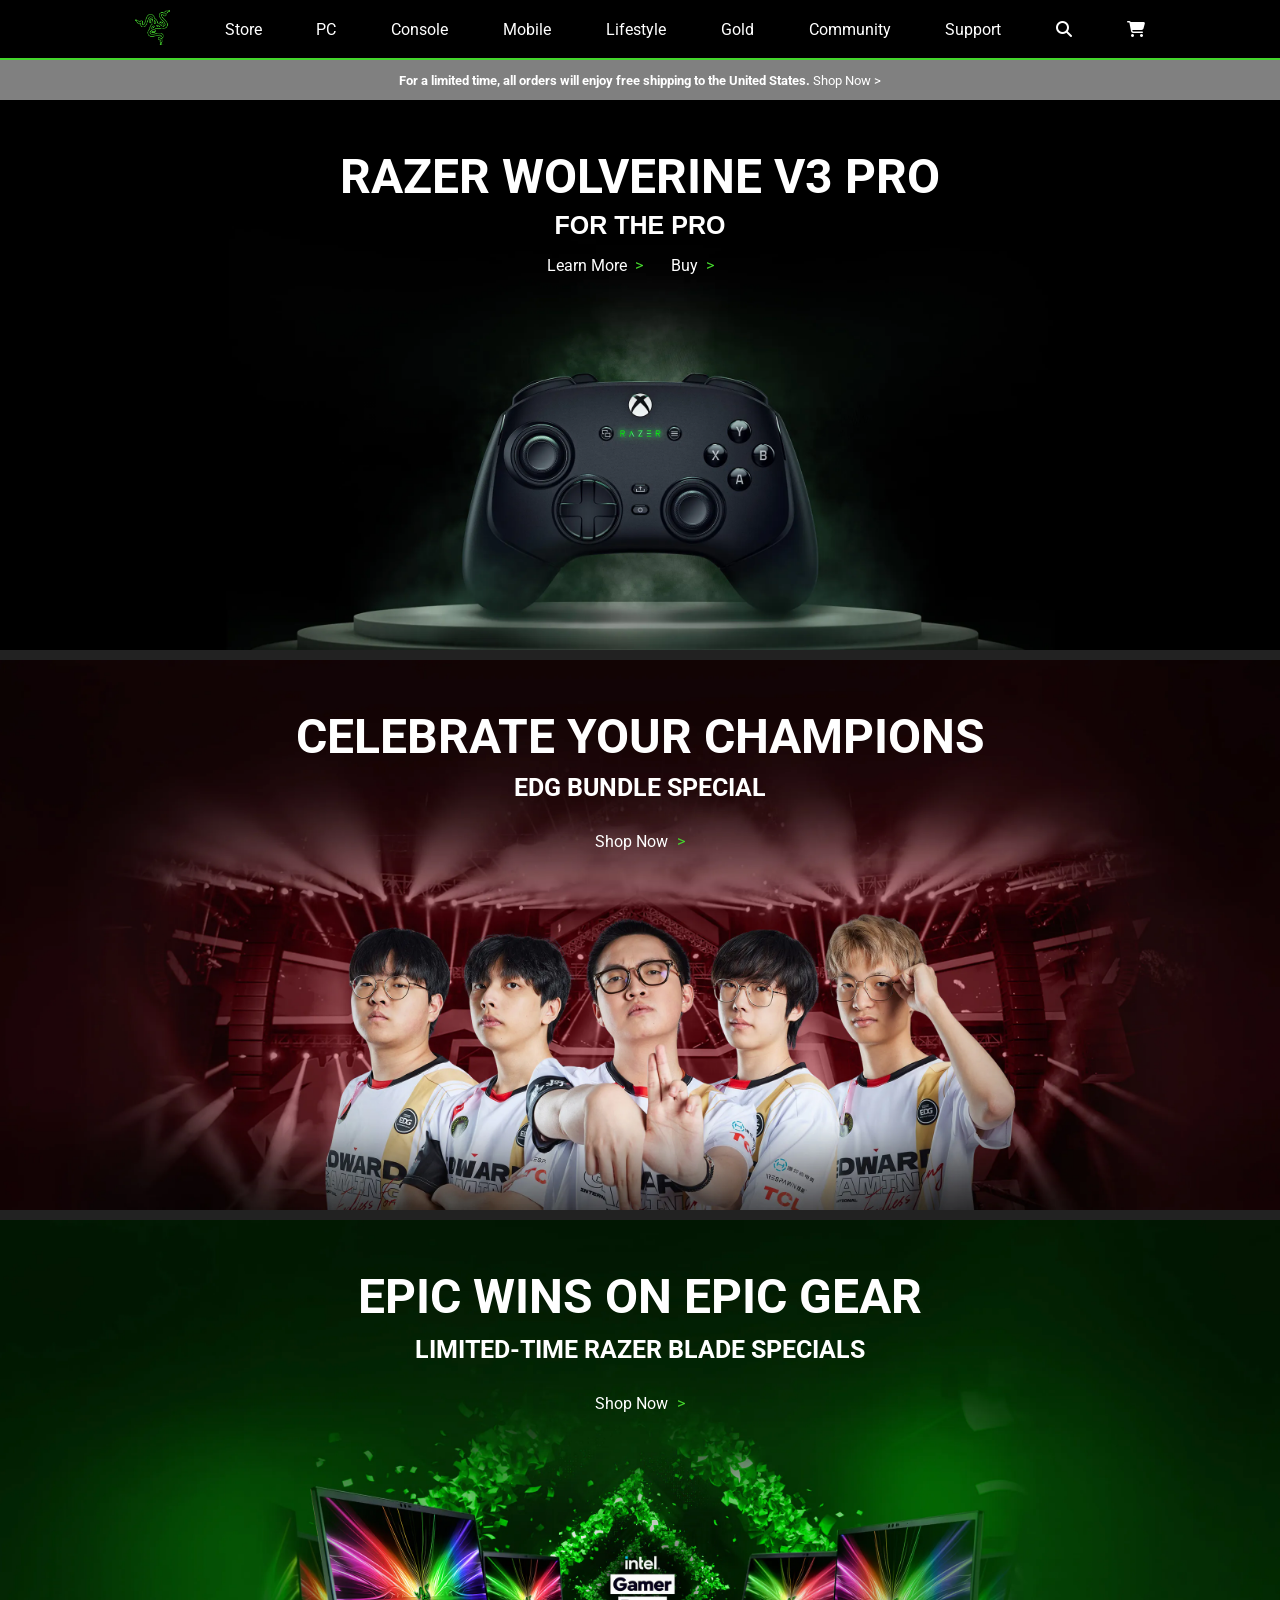
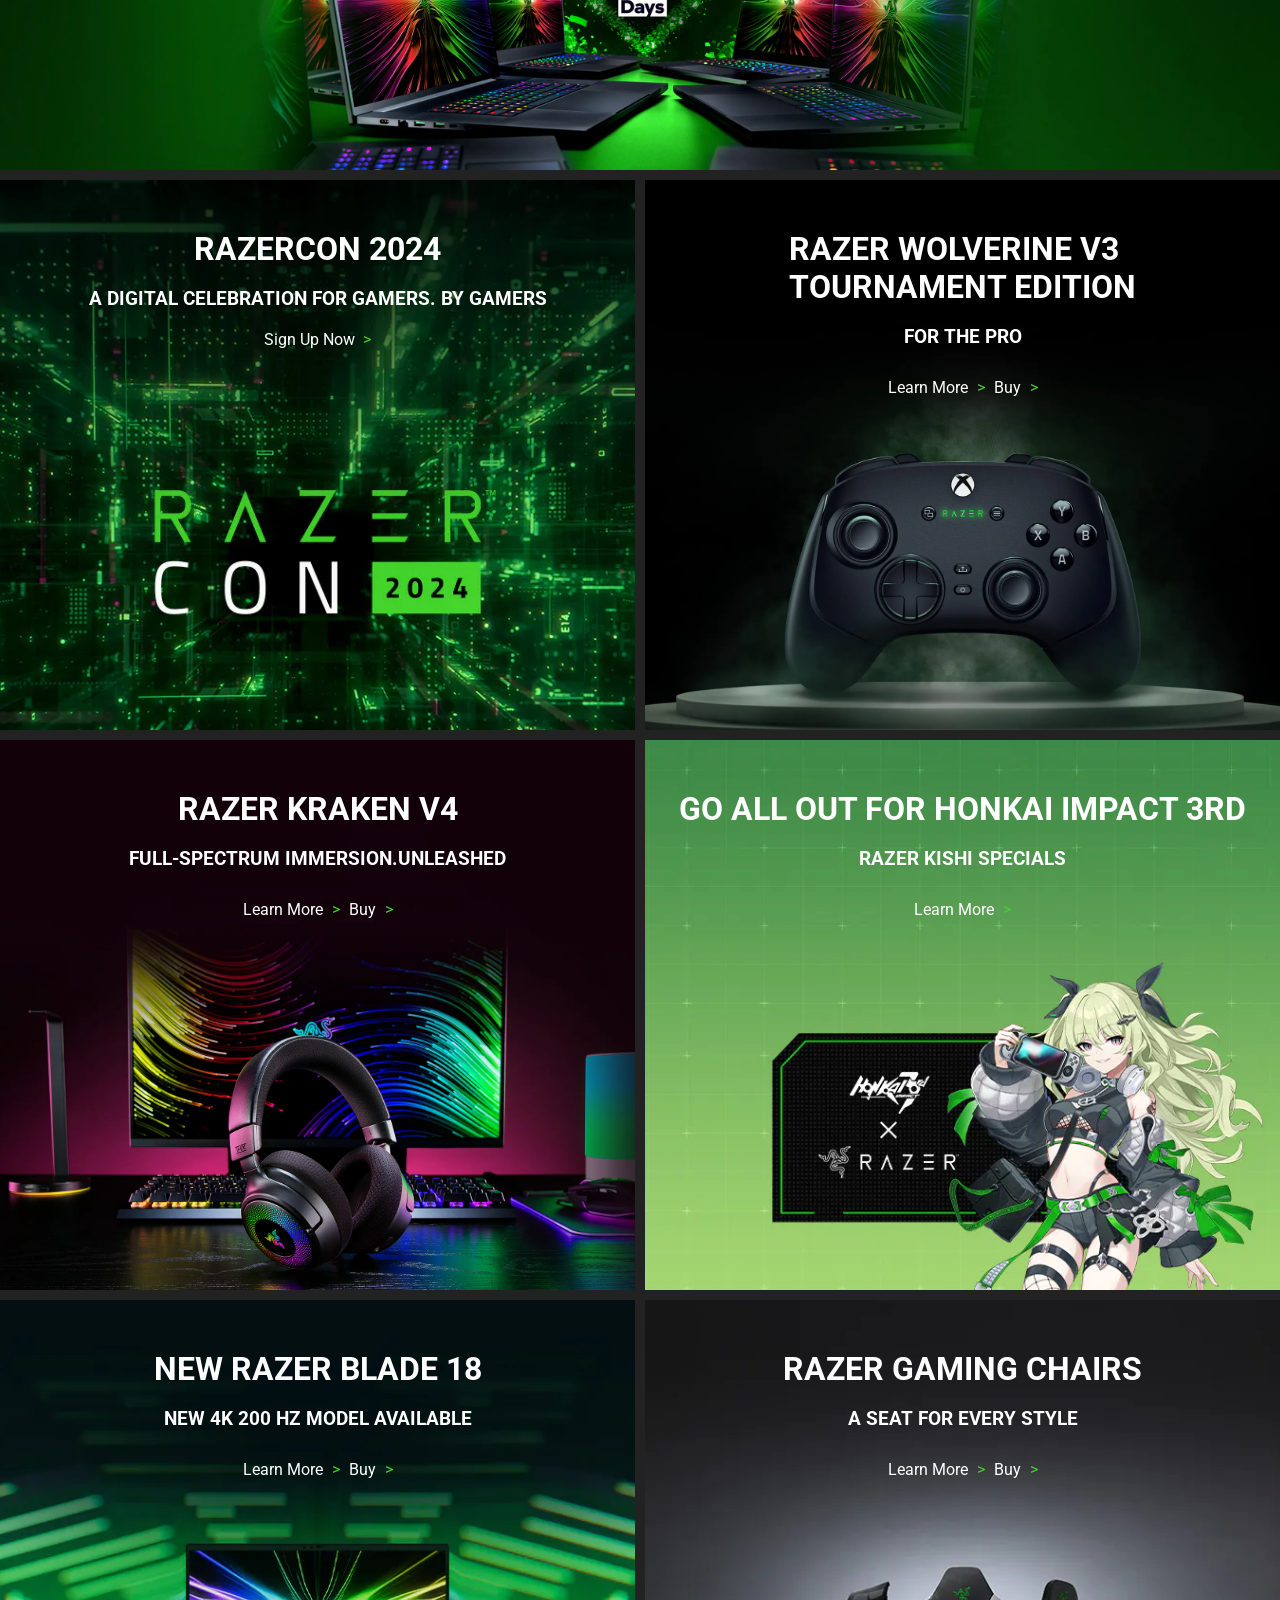
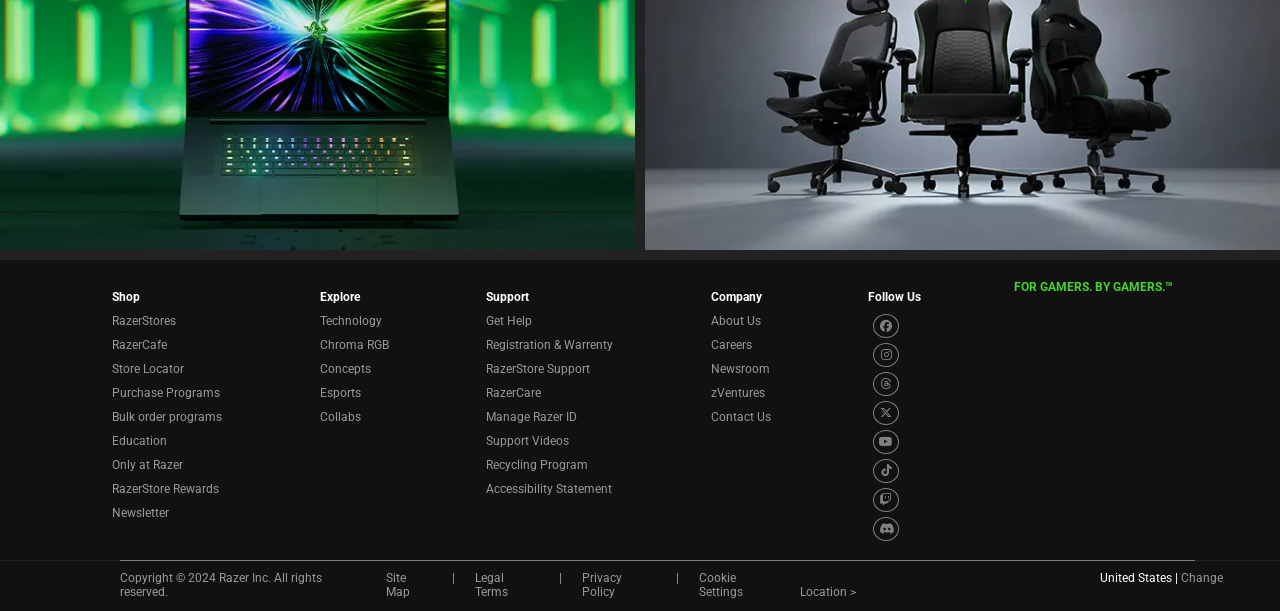
<file: index.html>
<!DOCTYPE html>
<html lang="en">
<head>
    <meta charset="UTF-8">
    <meta name="viewport" content="width=device-width, initial-scale=1.0">
    <title>Razer United States | For Gamers. By Gamers.</title>
    <link rel="stylesheet" href="style.css">
    <link rel="icon" href="icon.png">
    <link rel="stylesheet" href="https://cdnjs.cloudflare.com/ajax/libs/font-awesome/6.5.0/css/all.min.css">
    <link rel="preconnect" href="https://fonts.googleapis.com">

    <link href="https://fonts.googleapis.com/css2?family=Roboto:ital,wght@0,100;0,300;0,400;0,500;0,700;0,900;1,100;1,300;1,400;1,500;1,700;1,900&display=swap" rel="stylesheet">
  </head>
<body>
    
  <!-- Navbar -->

    <div class="nav">
        <ul class="navul">
          <li ><a href=""><img src="icon.png" alt="" /></a></li>
          <li class="navli"><a href="">Store</a></li>
          <li class="navli"><a href="">PC</a></li>
          <li class="navli"><a href="">Console</a></li>
          <li class="navli"><a href="">Mobile</a></li>
          <li class="navli"><a href="">Lifestyle</a></li>
          <li class="navli"><a href="">Gold</a></li>
          <li class="navli"><a href="">Community</a></li>
          <li class="navli"><a href="">Support</a></li>
          <li class="navli"> <a href=""><i class="fa-solid fa-magnifying-glass"></i></a></i></li>
          <li class="navli"><a href=""><i class="fa-solid fa-cart-shopping"></i></a></i></i></li>
        </ul>
       
      </div>

      <!-- navbar ends -->

      <!-- content sections -->
      <div class="text">
        <h4>For a limited time, all orders will enjoy free shipping to the United States. </h4><span><a href="">  Shop Now ></a></span>

      </div>

     

      <div class="Hero">
        
        <h1 >RAZER WOLVERINE V3 PRO</h1>
        <h3>FOR THE PRO</h3>
        
        <div class="two-link">
            <a href="">Learn More</a><span class="arrow" >></span>
            <a href="">Buy</a><span class="arrow">></span>
        </div>

      </div>

    

      <div class="Hero-two">
        <h1 >CELEBRATE YOUR CHAMPIONS</h1>
        <h3>EDG BUNDLE SPECIAL</h3>
       
        <div class="two-link-B">
            <a href="">Shop Now</a><span class="arrow" >></span>
            
        </div>

      </div>

      <div class="Hero-three">
        <h1 >EPIC WINS ON EPIC GEAR</h1>
        <h3>LIMITED-TIME RAZER BLADE SPECIALS </h3>
       
        <div class="two-link-B">
            <a href="">Shop Now</a><span class="arrow" >></span>
            
        </div>

      </div>

      <div class="Hero-four">

        <div class="Hero-four-A">
            <h1 >RAZERCON 2024</h1>
            <h3>A DIGITAL CELEBRATION FOR GAMERS. BY GAMERS</h3>
           
              <div class="two-link-A">
                <a href="">Sign Up Now</a><span class="arrow" >></span>
                
              </div> 
              
    
        </div>

        <div class="Hero-four-B">
          <h1 >RAZER WOLVERINE V3 <br> TOURNAMENT EDITION</h1>
          <h3>FOR THE PRO</h3>
         
          <div class="two-link-B">
              <a href="">Learn More</a><span class="arrow" >></span>
              <a href="">Buy</a><span class="arrow">></span>
          </div>

      </div>

    </div>

   <div class="Hero-five">

    <div class="Hero-five-A">
      <h1 >RAZER KRAKEN V4</h1>
      <h3>FULL-SPECTRUM IMMERSION.UNLEASHED</h3>
     
      <div class="two-link-B">
          <a href="">Learn More</a><span class="arrow" >></span>
          <a href="">Buy</a><span class="arrow">></span>
      </div>
    </div>


    <div class="Hero-five-B">
      <h1 >GO ALL OUT FOR HONKAI IMPACT 3RD</h1>
      <h3>RAZER KISHI SPECIALS</h3>
     
      <div class="two-link-B">
          <a href="">Learn More</a><span class="arrow" >></span>
      </div>
    </div>

   </div>

   <div class="Hero-six">

    <div class="Hero-six-A">
      <h1>NEW RAZER BLADE 18</h1>
      <h3>NEW 4K 200 HZ MODEL AVAILABLE</h3>
     
      <div class="two-link-B">
          <a href="">Learn More</a><span class="arrow" >></span>
          <a href="">Buy</a><span class="arrow">></span>
      </div>
    </div>


    <div class="Hero-six-B">
      <h1 >RAZER GAMING CHAIRS</h1>
      <h3>A SEAT FOR EVERY STYLE</h3>
     
      <div class="two-link-B">
          <a href="">Learn More</a><span class="arrow" >></span>
          <a href="">Buy</a><span class="arrow">></span>
      </div>
    </div>

   </div>

   <!-- content sections ends-->

   <!-- footer -->
    <div class="footer-main">

      <div class="foot-one">

        <h5>Shop</h5>

        <ul>

          <a href="#"> <li>RazerStores</li></a>
          <a href="#"> <li>RazerCafe</li></a>
          <a href="#"> <li>Store Locator</li></a>
          <a href="#"> <li>Purchase Programs</li></a>
          <a href="#"> <li>Bulk order programs</li></a>
          <a href="#"> <li>Education</li></a>
          <a href="#"> <li>Only at Razer</li></a>
          <a href="#"> <li>RazerStore Rewards</li></a>
          <a href="#"> <li>Newsletter</li></a>

        </ul>

      </div>

      <div class="foot-one">

        <h5>Explore</h5>

        <ul>

          <a href="#"> <li>Technology</li></a>
          <a href="#"> <li>Chroma RGB</li></a>
          <a href="#"> <li>Concepts</li></a>
          <a href="#"> <li>Esports</li></a>
          <a href="#"> <li>Collabs</li></a>

        </ul>

      </div>

      <div class="foot-one">

        <h5>Support</h5>

        <ul>
          <a href="#"> <li>Get Help</li></a>
          <a href="#"> <li>Registration & Warrenty</li></a>
          <a href="#"> <li>RazerStore Support</li></a>
          <a href="#"> <li>RazerCare</li></a>
          <a href="#"> <li>Manage Razer ID</li></a>
          <a href="#"> <li>Support Videos</li></a>
          <a href="#"> <li>Recycling Program</li></a>
          <a href="#"> <li>Accessibility Statement</li></a>
          

        </ul>

      </div>

      <div class="foot-one">

        <h5>Company</h5>

        <ul>

         <a href="#"> <li>About Us</li></a>
         <a href="#"> <li>Careers</li></a>
         <a href="#"> <li>Newsroom</li></a>
         <a href="#"> <li>zVentures</li></a>
         <a href="#"> <li>Contact Us</li></a>
          
        </ul>

      </div>

      <div class="foot-one">

        <h5>Follow Us</h5>

        <ul class="footul">

          <li><a href=""><i class="fa-brands fa-facebook"></i></a></i></li>
          <li><a href=""><i class="fa-brands fa-instagram"></a></i></li>
          <li><a href=""><i class="fa-brands fa-threads"></i></a></i></li>
          <li><a href=""><i class="fa-brands fa-x-twitter"></i></a></i></li>
          <li><a href=""><i class="fa-brands fa-youtube"></i></a></i></li>
          <li><a href=""><i class="fa-brands fa-tiktok"></i></a></i></li>
          <li><a href=""><i class="fa-brands fa-twitch"></i></a></i></li>
          <li><a href=""><i class="fa-brands fa-discord"></i></a></i></li>

        </ul>

        
        
      </div>

     
      <div class="foottext">
        <h4>FOR GAMERS. BY GAMERS.™</h4>
          
      </div>


    </div>

    <div class="footer-line">
      
    </div>

   

    <div class="footlast">
      <span class="txt">Copyright © 2024 Razer Inc. All rights reserved.</span>
      <a href=""><span>Site Map</span></a>
      <span>|</span>
      <a href=""><span>Legal Terms</span></a>
      <span>|</span>
      <a href=""><span>Privacy Policy</span></a>
      <span>|</span>
      <a href=""><span>Cookie Settings</span></a>

      <div>
        <span class="country">United States | </span><span><a href="">Change Location ></a></span>
      </div>
    </div>

    <!-- footer ends -->

</body>
</html>
</file>
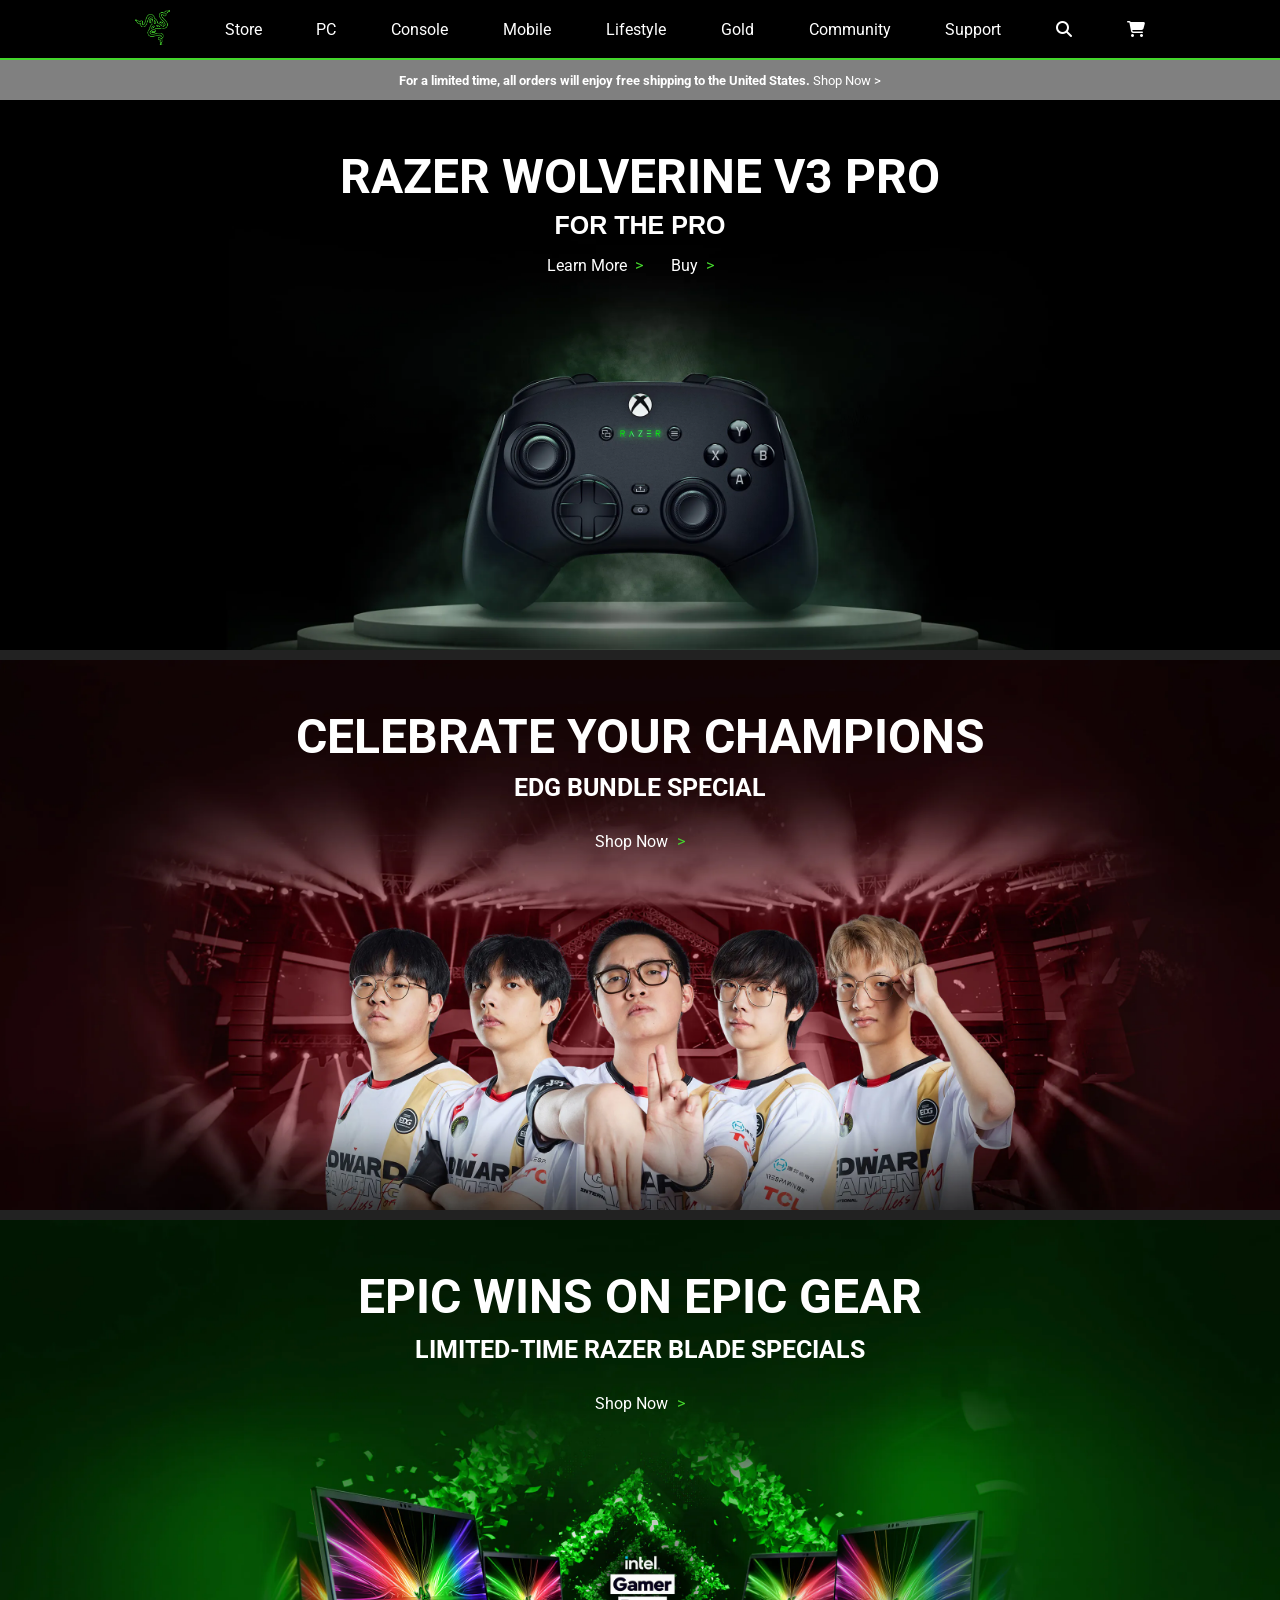
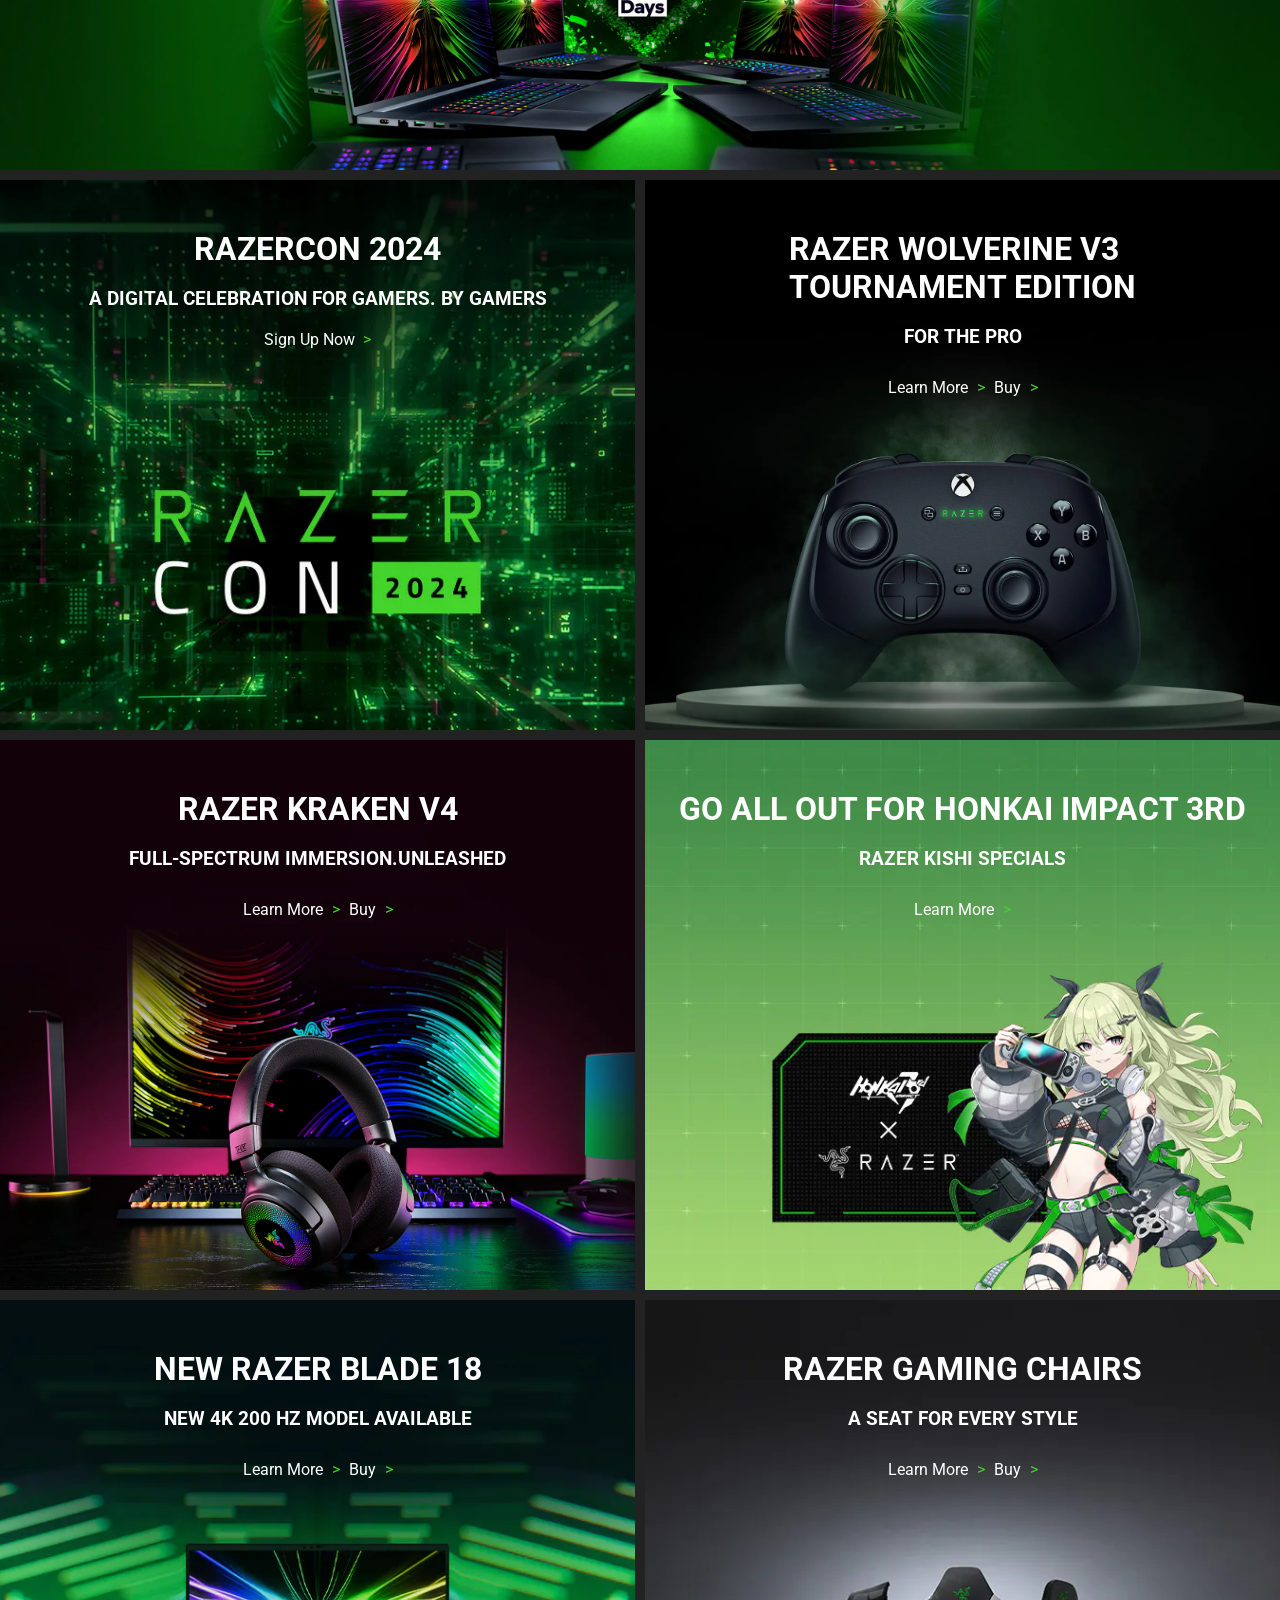
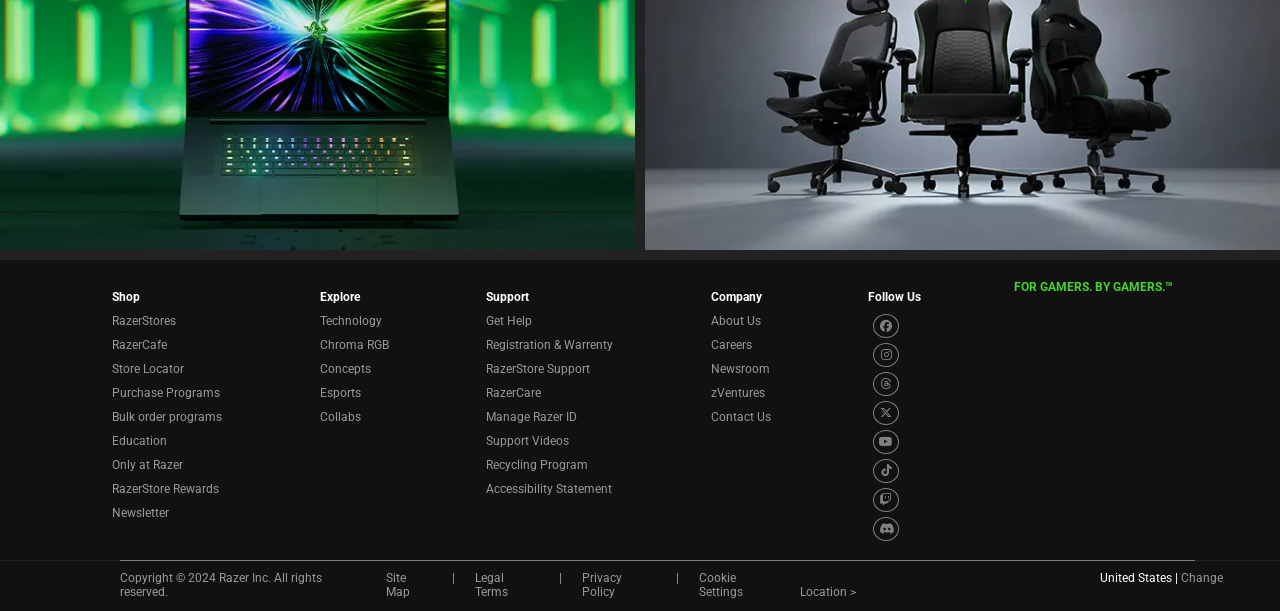
<file: main.html>
<!DOCTYPE html>
<html lang="en">
<head>
    <meta charset="UTF-8">
    <meta name="viewport" content="width=device-width, initial-scale=1.0">
    <title>Razer United States | For Gamers. By Gamers.</title>
    <link rel="stylesheet" href="style.css">
    <link rel="icon" href="icon.png">
    <link rel="stylesheet" href="https://cdnjs.cloudflare.com/ajax/libs/font-awesome/6.5.0/css/all.min.css">
    <link rel="preconnect" href="https://fonts.googleapis.com">

    <link href="https://fonts.googleapis.com/css2?family=Roboto:ital,wght@0,100;0,300;0,400;0,500;0,700;0,900;1,100;1,300;1,400;1,500;1,700;1,900&display=swap" rel="stylesheet">
  </head>
<body>
    
  

    <div class="nav">
        <ul class="navul">
          <li ><a href=""><img src="icon.png" alt="" /></a></li>
          <li class="navli"><a href="">Store</a></li>
          <li class="navli"><a href="">PC</a></li>
          <li class="navli"><a href="">Console</a></li>
          <li class="navli"><a href="">Mobile</a></li>
          <li class="navli"><a href="">Lifestyle</a></li>
          <li class="navli"><a href="">Gold</a></li>
          <li class="navli"><a href="">Community</a></li>
          <li class="navli"><a href="">Support</a></li>
          <li class="navli"> <a href=""><i class="fa-solid fa-magnifying-glass"></i></a></i></li>
          <li class="navli"><a href=""><i class="fa-solid fa-cart-shopping"></i></a></i></i></li>
        </ul>
       
      </div>

      <div class="text">
        <h4>For a limited time, all orders will enjoy free shipping to the United States. </h4><span><a href="">  Shop Now ></a></span>

      </div>

      <div class="Hero">
        <h1 >RAZER WOLVERINE V3 PRO</h1>
        <h3>FOR THE PRO</h3>
       
        <div class="two-link">
            <a href="">Learn More</a><span class="arrow" >></span>
            <a href="">Buy</a><span class="arrow">></span>
        </div>

      </div>

      <div class="Hero-two">
        <h1 >CELEBRATE YOUR CHAMPIONS</h1>
        <h3>EDG BUNDLE SPECIAL</h3>
       
        <div class="two-link-B">
            <a href="">Shop Now</a><span class="arrow" >></span>
            
        </div>

      </div>

      <div class="Hero-three">
        <h1 >EPIC WINS ON EPIC GEAR</h1>
        <h3>LIMITED-TIME RAZER BLADE SPECIALS </h3>
       
        <div class="two-link-B">
            <a href="">Shop Now</a><span class="arrow" >></span>
            
        </div>

      </div>

      <div class="Hero-four">

        <div class="Hero-four-A">
            <h1 >RAZERCON 2024</h1>
            <h3>A DIGITAL CELEBRATION FOR GAMERS. BY GAMERS</h3>
           
              <div class="two-link-A">
                <a href="">Sign Up Now</a><span class="arrow" >></span>
                
              </div> 
              
    
        </div>

        <div class="Hero-four-B">
          <h1 >RAZER WOLVERINE V3 <br> TOURNAMENT EDITION</h1>
          <h3>FOR THE PRO</h3>
         
          <div class="two-link-B">
              <a href="">Learn More</a><span class="arrow" >></span>
              <a href="">Buy</a><span class="arrow">></span>
          </div>

      </div>

    </div>

   <div class="Hero-five">

    <div class="Hero-five-A">
      <h1 >RAZER KRAKEN V4</h1>
      <h3>FULL-SPECTRUM IMMERSION.UNLEASHED</h3>
     
      <div class="two-link-B">
          <a href="">Learn More</a><span class="arrow" >></span>
          <a href="">Buy</a><span class="arrow">></span>
      </div>
    </div>


    <div class="Hero-five-B">
      <h1 >GO ALL OUT FOR HONKAI IMPACT 3RD</h1>
      <h3>RAZER KISHI SPECIALS</h3>
     
      <div class="two-link-B">
          <a href="">Learn More</a><span class="arrow" >></span>
      </div>
    </div>

   </div>

   <div class="Hero-six">

    <div class="Hero-six-A">
      <h1>NEW RAZER BLADE 18</h1>
      <h3>NEW 4K 200 HZ MODEL AVAILABLE</h3>
     
      <div class="two-link-B">
          <a href="">Learn More</a><span class="arrow" >></span>
          <a href="">Buy</a><span class="arrow">></span>
      </div>
    </div>


    <div class="Hero-six-B">
      <h1 >RAZER GAMING CHAIRS</h1>
      <h3>A SEAT FOR EVERY STYLE</h3>
     
      <div class="two-link-B">
          <a href="">Learn More</a><span class="arrow" >></span>
          <a href="">Buy</a><span class="arrow">></span>
      </div>
    </div>

   </div>

   <!-- footer -->
    <div class="footer-main">

      <div class="foot-one">

        <h5>Shop</h5>

        <ul>

          <a href="#"> <li>RazerStores</li></a>
          <a href="#"> <li>RazerCafe</li></a>
          <a href="#"> <li>Store Locator</li></a>
          <a href="#"> <li>Purchase Programs</li></a>
          <a href="#"> <li>Bulk order programs</li></a>
          <a href="#"> <li>Education</li></a>
          <a href="#"> <li>Only at Razer</li></a>
          <a href="#"> <li>RazerStore Rewards</li></a>
          <a href="#"> <li>Newsletter</li></a>

        </ul>

      </div>

      <div class="foot-one">

        <h5>Explore</h5>

        <ul>

          <a href="#"> <li>Technology</li></a>
          <a href="#"> <li>Chroma RGB</li></a>
          <a href="#"> <li>Concepts</li></a>
          <a href="#"> <li>Esports</li></a>
          <a href="#"> <li>Collabs</li></a>

        </ul>

      </div>

      <div class="foot-one">

        <h5>Support</h5>

        <ul>
          <a href="#"> <li>Get Help</li></a>
          <a href="#"> <li>Registration & Warrenty</li></a>
          <a href="#"> <li>RazerStore Support</li></a>
          <a href="#"> <li>RazerCare</li></a>
          <a href="#"> <li>Manage Razer ID</li></a>
          <a href="#"> <li>Support Videos</li></a>
          <a href="#"> <li>Recycling Program</li></a>
          <a href="#"> <li>Accessibility Statement</li></a>
          

        </ul>

      </div>

      <div class="foot-one">

        <h5>Company</h5>

        <ul>

         <a href="#"> <li>About Us</li></a>
         <a href="#"> <li>Careers</li></a>
         <a href="#"> <li>Newsroom</li></a>
         <a href="#"> <li>zVentures</li></a>
         <a href="#"> <li>Contact Us</li></a>
          
        </ul>

      </div>

      <div class="foot-one">

        <h5>Follow Us</h5>

        <ul class="footul">

          <li><a href=""><i class="fa-brands fa-facebook"></i></a></i></li>
          <li><a href=""><i class="fa-brands fa-instagram"></a></i></li>
          <li><a href=""><i class="fa-brands fa-threads"></i></a></i></li>
          <li><a href=""><i class="fa-brands fa-x-twitter"></i></a></i></li>
          <li><a href=""><i class="fa-brands fa-youtube"></i></a></i></li>
          <li><a href=""><i class="fa-brands fa-tiktok"></i></a></i></li>
          <li><a href=""><i class="fa-brands fa-twitch"></i></a></i></li>
          <li><a href=""><i class="fa-brands fa-discord"></i></a></i></li>

        </ul>

        
        
      </div>

     
      <div class="foottext">
        <h4>FOR GAMERS. BY GAMERS.™</h4>
          
      </div>




      
     
      
      

    </div>

    <div class="footer-line">
      
    </div>

   

    <div class="footlast">
      <span class="txt">Copyright © 2024 Razer Inc. All rights reserved.</span>
      <a href=""><span>Site Map</span></a>
      <span>|</span>
      <a href=""><span>Legal Terms</span></a>
      <span>|</span>
      <a href=""><span>Privacy Policy</span></a>
      <span>|</span>
      <a href=""><span>Cookie Settings</span></a>

      <div>
        <span class="country">United States | </span><span><a href="">Change Location ></a></span>
      </div>
    </div>


</body>
</html>
</file>
<file: style.css>
*{
    margin: 0px;
    padding: 0px;
    box-sizing: border-box;
    font-family: "Roboto", sans-serif;

}

body{
    background-color: #222;
}



.nav{
    width: 100%;
    height: 60px;
   display: flex;
  
    background-color: black;
    border-bottom: 2px solid #44d62c;
    position: fixed;
    top: 0;
    
   
    
    
 }
 .navul{
   list-style-type: none;
   color: white;
   width: 100%;
   display: flex;
   justify-content: space-evenly;
   align-items: center;
   padding-left: 80px;
   padding-right: 80px;
   text-decoration: none;
   

 }

 .navul .navli a{
    
    text-decoration: none;
 
  }
 .nav img{
    width: 35px;
    height: 35px;
    
 }

.navul a{
    text-decoration: none;
    color: white;
}

.text{
    height: 40px;
    width: 100%;
    background-color: grey;
    color: white;
    display: flex;
    justify-content: center;
    align-items: center;
    margin-top: 60px;
    gap: 3px;
    font-family: Arial, Helvetica, sans-serif;
    font-size: 13px;

    
 
}
.text a{
    color: white;
    text-decoration: none;
}
.text a:hover{
    color: white;
    text-decoration: underline;
}

/* hero section */

.Hero{
    height: 550px ;
    width: 100%;
    background: url(home\ 1.jpg);
    background-size: cover;
    background-position: center;
    cursor: pointer;

    
}




.Hero h1{
    
    width: 100%;
    text-align: center;
    color: white;
    padding-top: 48px;
    margin-bottom: 6px;
    font-size: 48px;
}

.Hero h3{
    
    width: 100%;
    color: white;
    text-align: center;
    font-family:  sans-serif;
    font-size: 25px;

}

.two-link{
    width: 100%;
    text-decoration: none;
    color: white;
    text-align: center;
    margin-top: 16px;
    display: flex;
    justify-content: center;
    gap: 8px;
}
    
    
.two-link a{
    text-decoration: none;
    color: white;

 
}
.two-link a:hover{
    text-decoration: underline;
}
.two-link .arrow{
    color: #44d62c;
    margin-right: 20px;
   
}

/* Hero two */

.Hero-two{
    margin-top: 10px;
    height: 550px ;
    width: 100%;
    background: url(home\ 2.jpg);
    background-size: cover;
   background-position: center;
   cursor: pointer;
}



.Hero-two h1{
    
    width: 100%;
    color: white;
    text-align: center;
    padding-top: 48px;
    margin-bottom: 8px;
    font-size: 48px;
}

.Hero-two h3{
    
    width: 100%;
    color: white;
    text-align: center;
    margin-bottom: 8px;
    font-size: 25px;
}

.Hero-three{
    margin-top: 10px;
    height: 550px ;
    width: 100%;
    
    background: url(body2.jpg);
    background-size: cover;
    background-position: center;
    cursor: pointer;
    
}

.Hero-three h1{
    
    width: 100%;
    display: flex;
    color: white;
   padding-top: 48px;
   margin-bottom: 10px;
    justify-content: center;
    font-size: 48px;
}

.Hero-three h3{
    
    width: 100%;
    display: flex;
    color: white;
    justify-content: center;
    font-size: 25px;
}


/* Hero 4 parent section */
.Hero-four{


    margin-top: 10px;
    display: flex;

}

/* Hero 4 A section */

.Hero-four-A{
    height: 550px;
    width: 50%;
    background: url(Hero\ 4\ A.jpg);
    background-position: center;
    background-size: cover;
    margin-right: 5px;
    cursor: pointer;

}

.Hero-four-A h1{
    

    color: white;
    margin-top: 50px;
    display: flex;
    justify-content: center;
    


}
.Hero-four-A h3{
    color: white;
    display: flex;
    justify-content: center;
    margin-top: 20px;
}



.two-link-A{
    text-decoration: none;
    display: flex;
    color: white;
    margin-top: 30px;
    justify-content: center;
    gap: 8px;
    
}

.two-link-A a{
    text-decoration: none;
    color: white;
    margin-top: -10px;
}
.two-link-A a:hover{
    text-decoration: underline;
}
.two-link-A .arrow{
    margin-top: -10px;
    color: #44d62c;
}

/*  Hero 4 B section */

.Hero-four-B{
    
  background: url(home\ 1.jpg);
  background-size: cover;
  background-position: center;
  width: 50%;
  height: 550px;
  margin-left: 5px;
  cursor: pointer;
}

.Hero-four-B h1{
    

    color: white;
    margin-top: 50px;
    display: flex;
    justify-content: center;
    


}
.Hero-four-B h3{
    color: white;
    display: flex;
    justify-content: center;
    margin-top: 20px;
}


.two-link-B{
    text-decoration: none;
    display: flex;
    color: white;
    margin-top: 30px;
    justify-content: center;
    gap: 9px;
    
}

.two-link-B a{
    text-decoration: none;
    color: white;
}

.two-link-B a:hover{
    text-decoration: underline;
}
.two-link-B .arrow{
    
    color: #44d62c;
}

/* hero five parent */

.Hero-five{
    margin-top: 10px;
    width: 100%;
    display: flex;

}

.Hero-five-A{
    width: 50%;
    height: 550px;
    background: url(body1.jpg);
    background-size: cover;
    background-position: center;
    cursor: pointer;
    margin-right: 5px;
}



.Hero-five-A h1{
    
    color: white;
    margin-top: 50px;
    display: flex;
    justify-content: center;

}

.Hero-five-A h3{
    color: white;
    display: flex;
    justify-content: center;
    margin-top: 20px;
}

.Hero-five-B{
    width: 50%;
    height: 550px;
    background: url(hero\ 5\ B.jpg);
    background-size: cover;
    cursor: pointer;
    background-position: center;
    margin-left: 5px;
}

.Hero-five-B h3{
    color: white;
    display: flex;
    justify-content: center;
    margin-top: 20px;
}

.Hero-five-B h1{
    
    color: white;
    margin-top: 50px;
    display: flex;
    justify-content: center;

}

.Hero-five-B a:hover{
    text-decoration: underline;
}

/* hero six parent */

.Hero-six{
    margin-top: 10px;
    width: 100%;
    display: flex;

}
/* hero six A */
.Hero-six-A{
    width: 50%;
    height: 550px;
    background: url(body\ inner\ 3.jpg);
    background-size: cover;
    background-position: center;
    cursor: pointer;
    margin-right: 5px;
}

.Hero-six-A h1{
    
    color: white;
    margin-top: 50px;
    display: flex;
    justify-content: center;

}

.Hero-six-A h3{
    color: white;
    display: flex;
    justify-content: center;
    margin-top: 20px;
}

.Hero-six-A a:hover{
    text-decoration: underline;
}


/* hero six B */

.Hero-six-B{
    width: 50%;
    height: 550px;
    background: url(body\ inner\ 5.jpg);
    background-size: cover;
    background-position: center;
    cursor: pointer;
    margin-left: 5px;
}

.Hero-six-B h1{
    
    color: white;
    margin-top: 50px;
    display: flex;
    justify-content: center;

}

.Hero-six-B h3{
    color: white;
    display: flex;
    justify-content: center;
    margin-top: 20px;
}

.Hero-six-B a:hover{
    text-decoration: underline;
}

/* Footer parent */
.footer-main{
    margin-top: 10px ;
    width: 100%;
    height: 300px;
    background-color: #111;
    display: flex;
    justify-content: space-evenly;
    padding: 20px;
 
}
.foot-one{
    
    line-height: 2;
    display: flex;
    flex-direction: column;
    
    margin: 0;
    padding: 5px;
    

    
   
    
}

.foot-one a{
    text-decoration: none;
    color: #999;
}

.foot-one ul{
    list-style-type: none;
    color: #999;
    
    font-size: 12px;
    margin: 0;
    padding: 0;
      
}



.foot-one .footul a{
    color: gray;
   
    
}
.foot-one .footul i{
    font-size: 12px;
    
    
}
.footul  a{
    text-decoration: none;
}

.footul i {

    width: 26px;
    height: 24px;
    border-radius: 50%;
    border: 1px solid gray;
    text-align: center;
    line-height: 30px;
    margin: 0.5px;
    display: flex;
    align-items: center;
    justify-content: center;
    margin: 5px;

}
.foot-one h5{
   color: white;
   
   font-size: 12px;
 
  
   
}
.foottext{
    color: #44d62c;
    font-size: 12px;

    
}

/* footer last  */




.footlast{
    height: 50px;
    padding: 10px;
    margin-top: 10px;
    margin: 0;
    display: flex;
    gap: 20px;
    align-content: center;
    background-color: #111;
    color: #999;
    font-size: 12px;
    
}
.footlast .txt{
    gap: 20px;
    margin-left: 70px;
    padding-left: 40px;
    
}

.footlast a{
    text-decoration: none;
    color: #999;
    background-color: transparent;
    font-size: 12px;
    
}
a:hover{
    text-decoration: underline;
    color: white;
}

.footlast .country{
    margin-left: 300px;
    color: white;
    font-size: 12px;
    
}


.footer-line {
    width: 84%;
    height: 1px;
    background-color: grey;
    margin-left: 120px;

    
}
/* foooter ends */
</file>
